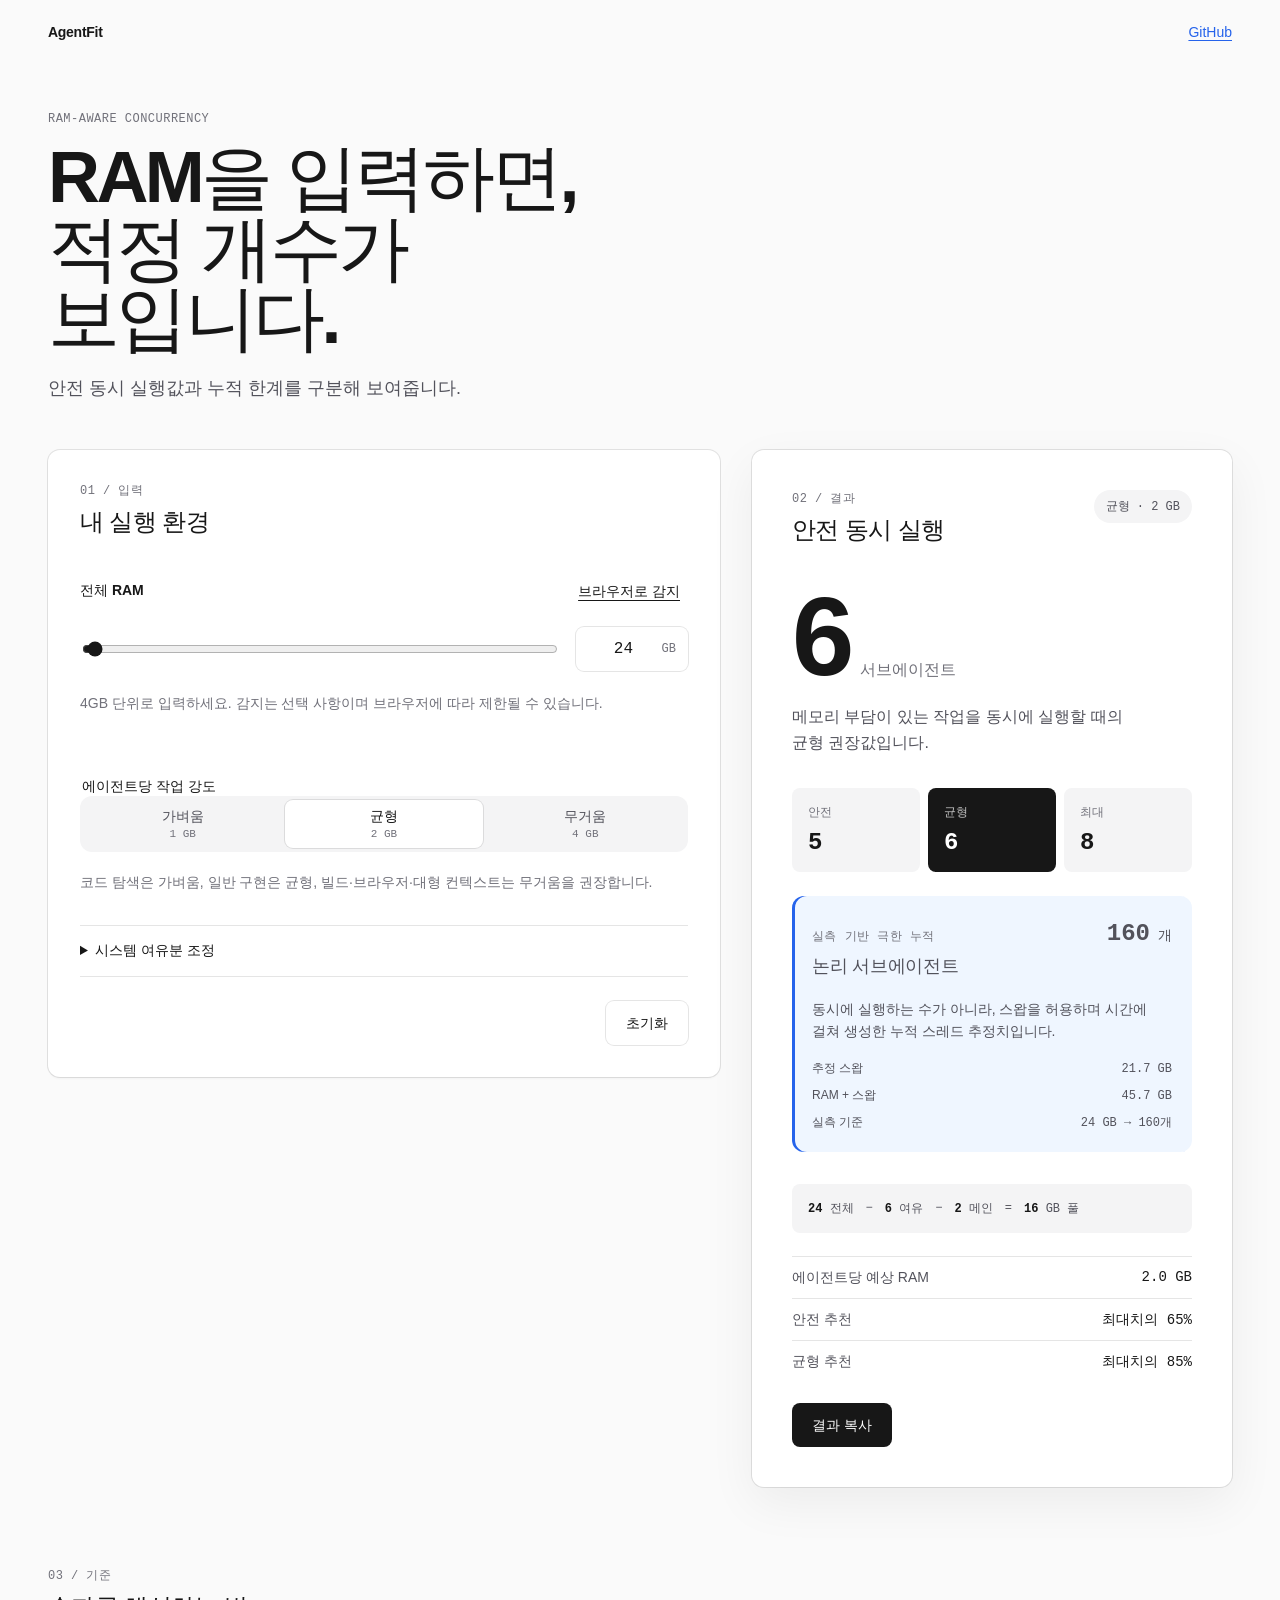
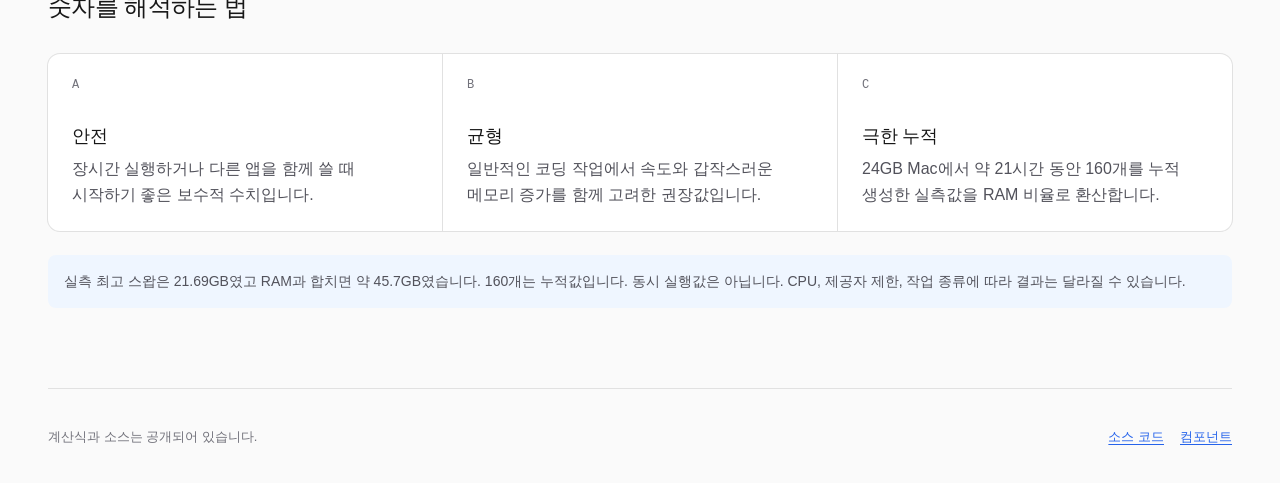
<file: index.html>
<!doctype html>
<html lang="ko">
  <head>
    <meta charset="utf-8">
    <meta name="viewport" content="width=device-width, initial-scale=1">
    <meta name="color-scheme" content="light dark">
    <meta name="theme-color" content="#fafafa" media="(prefers-color-scheme: light)">
    <meta name="theme-color" content="#0b0b0c" media="(prefers-color-scheme: dark)">
    <title>AgentFit — RAM 기반 서브에이전트 계산기</title>
    <meta name="description" content="RAM을 입력하면 안전 동시 실행 수와 24GB 실측 기반 극한 누적 서브에이전트 수를 함께 계산합니다.">
    <meta property="og:title" content="AgentFit — RAM 기반 서브에이전트 계산기">
    <meta property="og:description" content="안전 동시 실행 수와 24GB·160개 실측 기반 극한 누적 수를 구분해 확인하세요.">
    <meta property="og:type" content="website">
    <meta property="og:locale" content="ko_KR">
    <meta property="og:url" content="https://tygb99.github.io/ram-subagent-calculator/">
    <meta property="og:image" content="https://tygb99.github.io/ram-subagent-calculator/og-image.png">
    <meta property="og:image:type" content="image/png">
    <meta property="og:image:width" content="1200">
    <meta property="og:image:height" content="630">
    <meta property="og:image:alt" content="AgentFit이 24GB RAM에서 안전 동시 실행 6개와 실측 기반 극한 누적 160개를 구분해 보여주는 화면">
    <meta name="twitter:card" content="summary_large_image">
    <meta name="twitter:title" content="AgentFit — RAM 기반 서브에이전트 계산기">
    <meta name="twitter:description" content="RAM에 맞는 안전 동시 실행 수와 실측 기반 극한 누적 수를 계산하세요.">
    <meta name="twitter:image" content="https://tygb99.github.io/ram-subagent-calculator/og-image.png">
    <meta name="twitter:image:alt" content="AgentFit RAM 기반 서브에이전트 계산기">
    <link rel="canonical" href="https://tygb99.github.io/ram-subagent-calculator/">
    <link rel="icon" type="image/svg+xml" href="favicon.svg">
    <link rel="icon" type="image/png" sizes="32x32" href="favicon-32.png">
    <link rel="apple-touch-icon" sizes="180x180" href="apple-touch-icon.png">
    <link rel="stylesheet" href="styles.css">
    <link rel="stylesheet" href="results.css">
    <link rel="stylesheet" href="app.css">
  </head>
  <body>
    <a class="skip-link" href="#calculator">계산기로 건너뛰기</a>
    <header class="site-header shell">
      <a class="brand" href="./">AgentFit</a>
      <a class="header-link github-link" id="github-link" href="https://github.com/Tygb99/ram-subagent-calculator" aria-label="GitHub 저장소">
        <span>GitHub</span>
        <span class="github-stars" id="github-stars" hidden>
          <svg viewBox="0 0 24 24" width="14" height="14" aria-hidden="true"><path d="m12 2.4 2.9 5.9 6.5.9-4.7 4.6 1.1 6.5-5.8-3.1-5.8 3.1 1.1-6.5-4.7-4.6 6.5-.9L12 2.4Z" fill="currentColor"/></svg>
          <span id="github-star-count">0</span>
        </span>
      </a>
    </header>

    <main class="app-main shell">
      <section class="app-intro" aria-labelledby="page-title">
        <p class="eyebrow">RAM-AWARE CONCURRENCY</p>
        <h1 id="page-title"><span class="headline-line">RAM을 입력하면,</span><span class="headline-line">적정 개수가 보입니다.</span></h1>
        <p class="lede">안전 동시 실행값과 누적 한계를 구분해 보여줍니다.</p>
      </section>

      <div class="calculator-layout" id="calculator">
        <section class="panel panel-pad controls-card" aria-labelledby="controls-title">
          <div class="section-heading">
            <p class="step-label">01 / 입력</p>
            <h2 id="controls-title">내 실행 환경</h2>
          </div>

          <div class="control-stack">
            <div class="control-block">
              <div class="label-row">
                <label class="field-label" for="ram-range">전체 RAM</label>
                <button class="button button-text compact-button" id="detect-ram" type="button">브라우저로 감지</button>
              </div>
              <div class="range-row">
                <input type="range" id="ram-range" min="4" max="2048" step="4" value="24" aria-describedby="ram-help ram-error">
                <div class="input-with-unit">
                  <input class="number-input" id="ram-number" type="number" min="4" max="2048" step="4" value="24" required inputmode="numeric" aria-label="전체 RAM, GB" aria-describedby="ram-help ram-error">
                  <span aria-hidden="true">GB</span>
                </div>
              </div>
              <p class="helper" id="ram-help">4GB 단위로 입력하세요. 감지는 선택 사항이며 브라우저에 따라 제한될 수 있습니다.</p>
              <p class="field-error" id="ram-error" role="alert" hidden>4GB부터 2TB(2048GB)까지, <span class="keep-together">4GB 단위로 입력해 주세요.</span></p>
              <p class="detect-status" id="detect-status" role="status" aria-live="polite"></p>
            </div>

            <fieldset class="field-group control-block">
              <legend>에이전트당 작업 강도</legend>
              <div class="segmented">
                <input type="radio" name="preset" id="preset-light" value="light">
                <label for="preset-light"><strong>가벼움</strong><span>1 GB</span></label>
                <input type="radio" name="preset" id="preset-balanced" value="balanced" checked>
                <label for="preset-balanced"><strong>균형</strong><span>2 GB</span></label>
                <input type="radio" name="preset" id="preset-heavy" value="heavy">
                <label for="preset-heavy"><strong>무거움</strong><span>4 GB</span></label>
              </div>
              <p class="helper">코드 탐색은 가벼움, 일반 구현은 균형, 빌드·브라우저·대형 컨텍스트는 무거움을 권장합니다.</p>
            </fieldset>

            <details class="advanced-panel">
              <summary>시스템 여유분 조정</summary>
              <div class="advanced-content">
                <div class="label-row">
                  <label class="field-label" for="reserve-range">시스템과 다른 앱에 남길 RAM</label>
                  <button class="button button-text compact-button" id="auto-reserve" type="button">자동값 사용</button>
                </div>
                <div class="range-row">
                  <input type="range" id="reserve-range" min="0" max="24" step="1" value="6" aria-describedby="reserve-help reserve-error">
                  <div class="input-with-unit">
                    <input class="number-input" id="reserve-number" type="number" min="0" max="24" step="1" value="6" required inputmode="numeric" aria-label="시스템 여유분, GB" aria-describedby="reserve-help reserve-error">
                    <span aria-hidden="true">GB</span>
                  </div>
                </div>
                <p class="helper" id="reserve-help">자동값은 전체 RAM의 25%이며 최소 3GB, 최대 16GB입니다.</p>
                <p class="field-error" id="reserve-error" role="alert" hidden>전체 RAM 안에서 0GB 이상의 값을 입력해 주세요.</p>
              </div>
            </details>
          </div>

          <div class="control-actions">
            <button class="button button-secondary" id="reset-calculator" type="button">초기화</button>
          </div>
        </section>

        <section class="result-card product-result" aria-labelledby="result-title" aria-live="polite">
          <div class="result-heading">
            <div>
              <p class="step-label">02 / 결과</p>
              <h2 id="result-title">안전 동시 실행</h2>
            </div>
            <span class="result-badge" id="preset-badge">균형 · 2 GB</span>
          </div>

          <div class="primary-result">
            <strong class="result-number" id="recommended-count">6</strong>
            <span class="result-unit">서브에이전트</span>
          </div>
          <p class="result-summary" id="result-summary">메모리 부담이 있는 작업을 동시에 실행할 때의 균형 권장값입니다.</p>

          <div class="result-scale" aria-label="추천 범위">
            <div class="scale-item">
              <span>안전</span>
              <strong id="safe-count">5</strong>
            </div>
            <div class="scale-item scale-item-featured">
              <span>균형</span>
              <strong id="balanced-count">6</strong>
            </div>
            <div class="scale-item">
              <span>최대</span>
              <strong id="maximum-count">8</strong>
            </div>
          </div>

          <section class="notice extreme-result" aria-labelledby="extreme-title">
            <div class="extreme-heading">
              <div>
                <p class="step-label">실측 기반 극한 누적</p>
                <h3 id="extreme-title">논리 서브에이전트</h3>
              </div>
              <div class="extreme-value"><strong id="extreme-count">160</strong><span>개</span></div>
            </div>
            <p class="extreme-summary">동시에 실행하는 수가 아니라, 스왑을 허용하며 시간에 걸쳐 생성한 누적 스레드 추정치입니다.</p>
            <dl class="extreme-stats">
              <div><dt>추정 스왑</dt><dd id="extreme-swap">21.7 GB</dd></div>
              <div><dt>RAM + 스왑</dt><dd id="extreme-combined">45.7 GB</dd></div>
              <div><dt>실측 기준</dt><dd>24 GB → 160개</dd></div>
            </dl>
          </section>

          <div class="equation" aria-label="메모리 계산식">
            <span><strong id="equation-total">24</strong> 전체</span>
            <span aria-hidden="true">−</span>
            <span><strong id="equation-reserve">6</strong> 여유</span>
            <span aria-hidden="true">−</span>
            <span><strong id="equation-main">2</strong> 메인</span>
            <span aria-hidden="true">=</span>
            <span><strong id="equation-pool">16</strong> GB 풀</span>
          </div>

          <dl class="detail-list product-details">
            <div class="detail-row"><dt>에이전트당 예상 RAM</dt><dd id="detail-per-agent">2.0 GB</dd></div>
            <div class="detail-row"><dt>안전 추천</dt><dd>최대치의 65%</dd></div>
            <div class="detail-row"><dt>균형 추천</dt><dd>최대치의 85%</dd></div>
          </dl>

          <div class="result-actions">
            <button class="button button-primary" id="copy-result" type="button">결과 복사</button>
            <span class="copy-status" id="copy-status" role="status" aria-live="polite"></span>
          </div>
        </section>
      </div>

      <section class="method-section" aria-labelledby="method-title">
        <div class="section-heading">
          <p class="step-label">03 / 기준</p>
          <h2 id="method-title">숫자를 해석하는 법</h2>
        </div>
        <div class="method-grid">
          <article>
            <span class="method-index">A</span>
            <h3>안전</h3>
            <p>장시간 실행하거나 다른 앱을 함께 쓸 때 시작하기 좋은 보수적 수치입니다.</p>
          </article>
          <article>
            <span class="method-index">B</span>
            <h3>균형</h3>
            <p>일반적인 코딩 작업에서 속도와 갑작스러운 메모리 증가를 함께 고려한 권장값입니다.</p>
          </article>
          <article>
            <span class="method-index">C</span>
            <h3>극한 누적</h3>
            <p>24GB Mac에서 약 21시간 동안 160개를 누적 생성한 실측값을 RAM 비율로 환산합니다.</p>
          </article>
        </div>
        <div class="notice limitation-notice">
          실측 최고 스왑은 21.69GB였고 RAM과 합치면 약 45.7GB였습니다. 160개는 누적값입니다. <span class="keep-together">동시 실행값은 아닙니다.</span> CPU, 제공자 제한, 작업 종류에 따라 결과는 달라질 수 있습니다.
        </div>
      </section>
    </main>

    <footer class="site-footer shell">
      <p>계산식과 소스는 공개되어 있습니다.</p>
      <nav aria-label="프로젝트 링크">
        <a href="https://github.com/Tygb99/ram-subagent-calculator">소스 코드</a>
        <a href="showcase.html">컴포넌트</a>
      </nav>
    </footer>

    <script type="module" src="app.js"></script>
  </body>
</html>
</file>
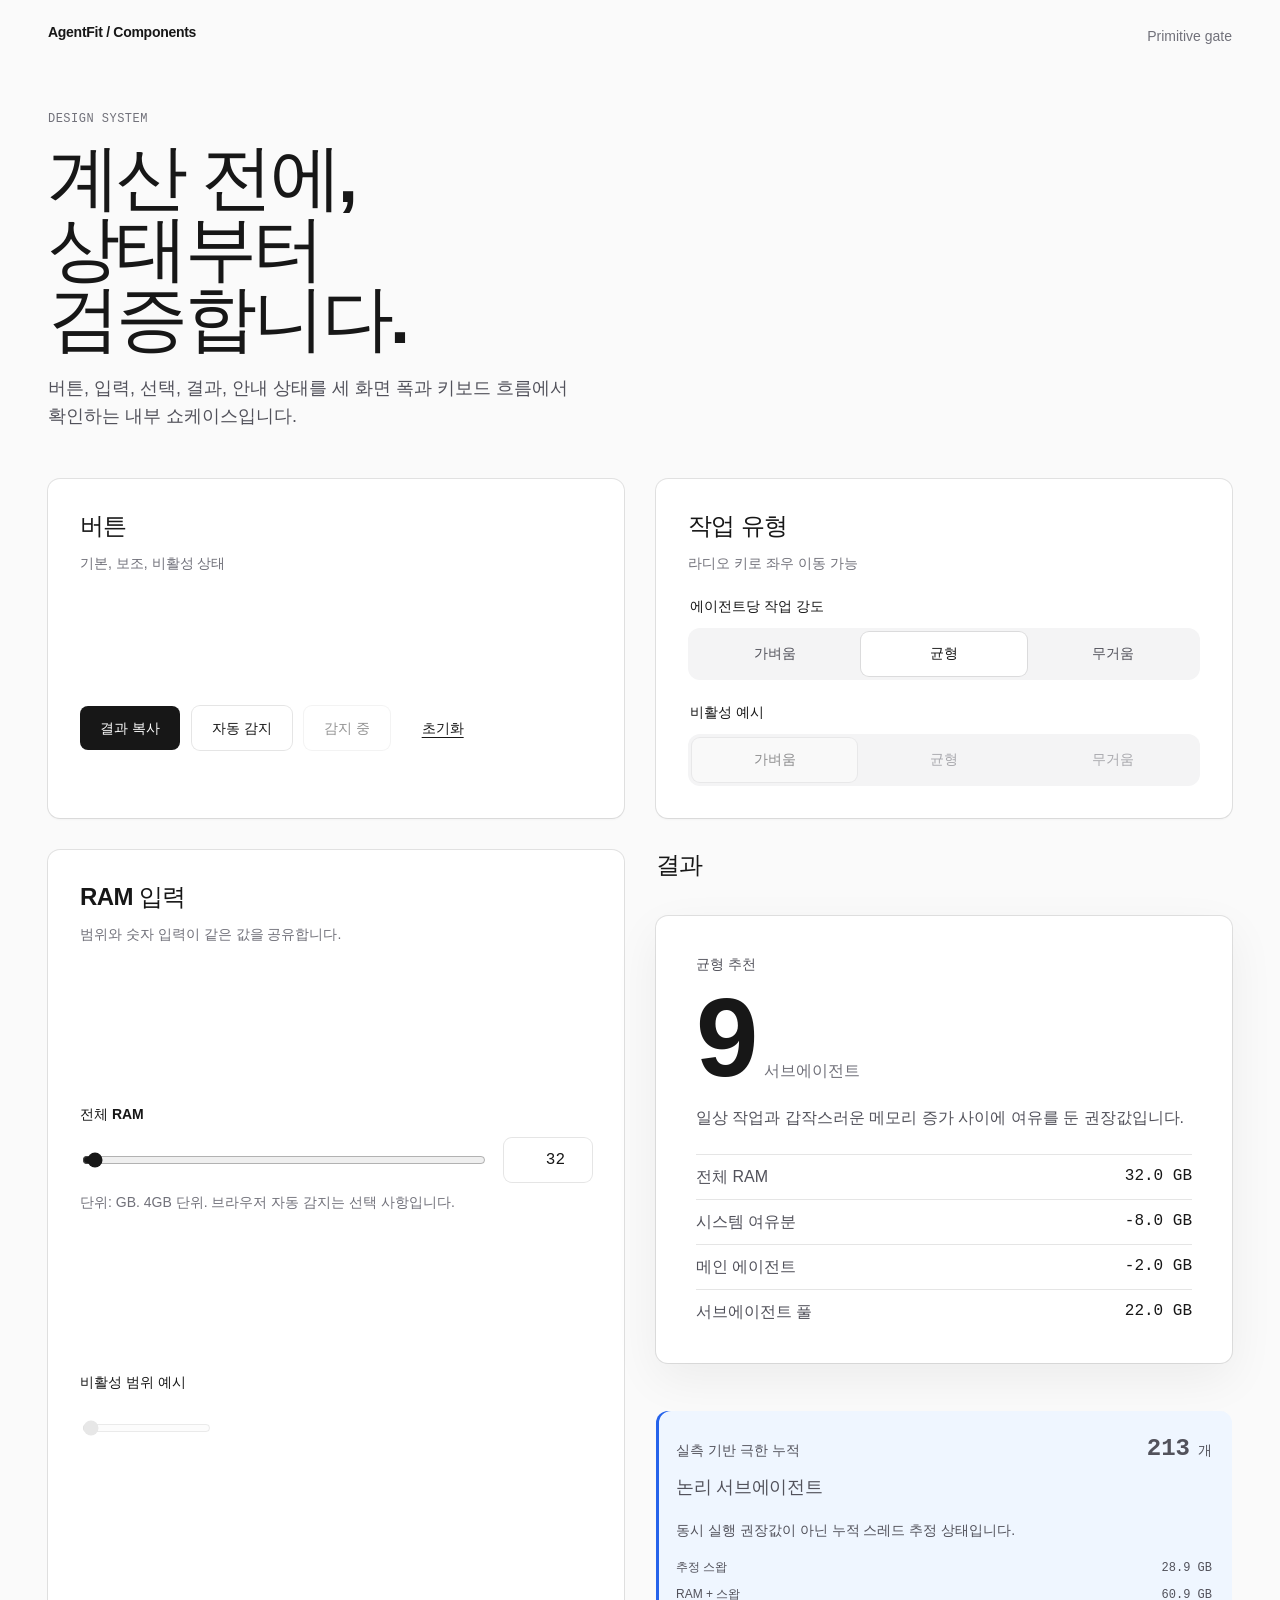
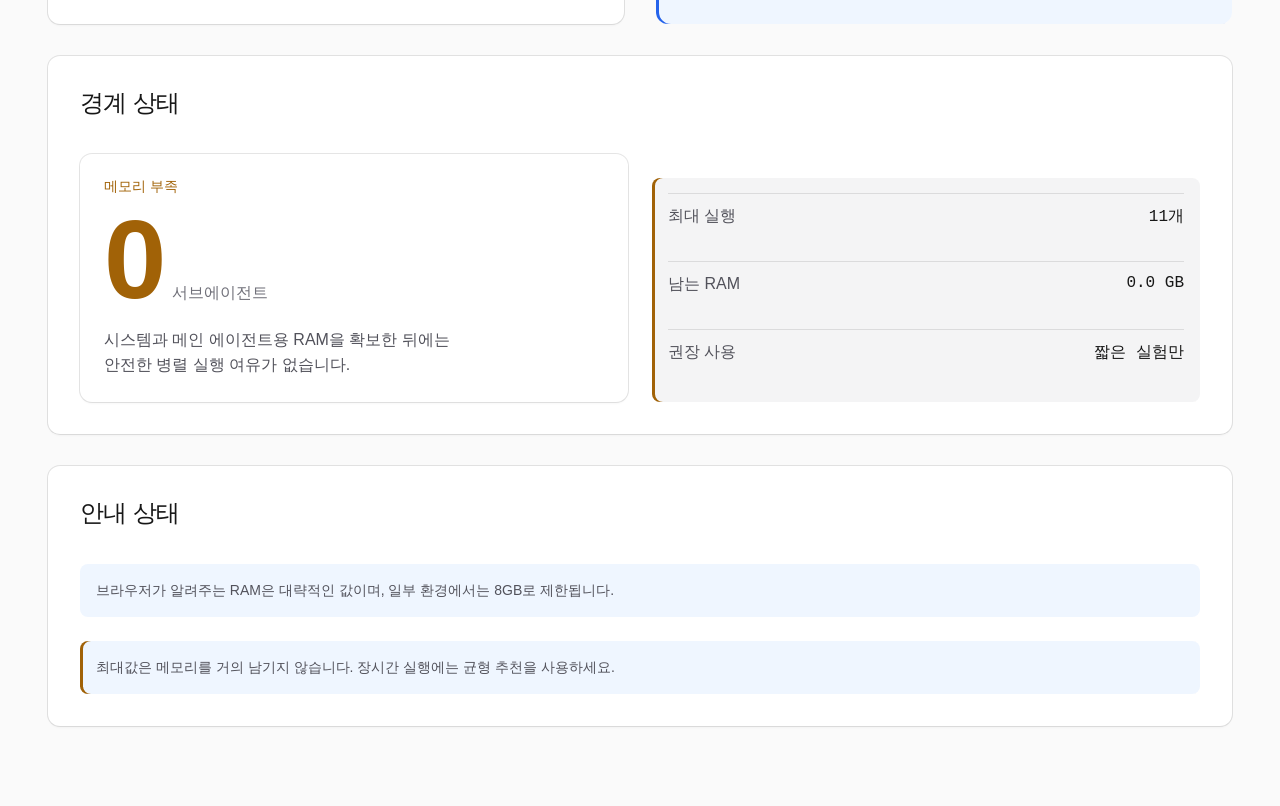
<file: showcase.html>
<!doctype html>
<html lang="ko">
  <head>
    <meta charset="utf-8">
    <meta name="viewport" content="width=device-width, initial-scale=1">
    <meta name="color-scheme" content="light dark">
    <title>AgentFit 컴포넌트 쇼케이스</title>
    <meta name="description" content="AgentFit 계산기 컴포넌트와 상호작용 상태를 확인하는 쇼케이스입니다.">
    <link rel="icon" type="image/svg+xml" href="favicon.svg">
    <link rel="icon" type="image/png" sizes="32x32" href="favicon-32.png">
    <link rel="apple-touch-icon" sizes="180x180" href="apple-touch-icon.png">
    <link rel="stylesheet" href="styles.css">
    <link rel="stylesheet" href="results.css">
    <link rel="stylesheet" href="showcase.css">
  </head>
  <body>
    <a class="skip-link" href="#main">본문으로 건너뛰기</a>
    <header class="site-header shell">
      <a class="brand" href="showcase.html">AgentFit / Components</a>
      <span class="helper">Primitive gate</span>
    </header>
    <main class="showcase-main shell" id="main">
      <section class="showcase-intro" aria-labelledby="showcase-title">
        <p class="eyebrow">DESIGN SYSTEM</p>
        <h1 id="showcase-title"><span class="headline-line">계산 전에,</span><span class="headline-line">상태부터 검증합니다.</span></h1>
        <p class="lede">버튼, 입력, 선택, 결과, 안내 상태를 세 화면 폭과 키보드 흐름에서 확인하는 <span class="keep-together">내부 쇼케이스입니다.</span></p>
      </section>

      <div class="showcase-grid">
        <section class="panel panel-pad showcase-section" aria-labelledby="buttons-title">
          <div>
            <h2 id="buttons-title">버튼</h2>
            <p class="helper">기본, 보조, 비활성 상태</p>
          </div>
          <div class="cluster">
            <button class="button button-primary" type="button">결과 복사</button>
            <button class="button button-secondary" type="button">자동 감지</button>
            <button class="button button-secondary" type="button" disabled>감지 중</button>
            <button class="button button-text" type="button">초기화</button>
          </div>
        </section>

        <section class="panel panel-pad showcase-section" aria-labelledby="preset-title">
          <div>
            <h2 id="preset-title">작업 유형</h2>
            <p class="helper">라디오 키로 좌우 이동 가능</p>
          </div>
          <fieldset class="field-group">
            <legend>에이전트당 작업 강도</legend>
            <div class="segmented">
              <input type="radio" name="preset" id="light" value="light">
              <label for="light">가벼움</label>
              <input type="radio" name="preset" id="balanced" value="balanced" checked>
              <label for="balanced">균형</label>
              <input type="radio" name="preset" id="heavy" value="heavy">
              <label for="heavy">무거움</label>
            </div>
          </fieldset>
          <fieldset class="field-group" disabled>
            <legend>비활성 예시</legend>
            <div class="segmented">
              <input type="radio" name="disabled-preset" id="disabled-light" disabled checked>
              <label for="disabled-light">가벼움</label>
              <input type="radio" name="disabled-preset" id="disabled-balanced" disabled>
              <label for="disabled-balanced">균형</label>
              <input type="radio" name="disabled-preset" id="disabled-heavy" disabled>
              <label for="disabled-heavy">무거움</label>
            </div>
          </fieldset>
        </section>

        <section class="panel panel-pad showcase-section" aria-labelledby="range-title">
          <div>
            <h2 id="range-title">RAM 입력</h2>
            <p class="helper">범위와 숫자 입력이 같은 값을 공유합니다.</p>
          </div>
          <div>
            <label class="field-label" for="ram-range">전체 RAM</label>
            <div class="range-row">
              <input type="range" id="ram-range" min="4" max="2048" step="4" value="32" aria-describedby="ram-help ram-error">
              <input class="number-input" id="ram-number" type="number" min="4" max="2048" step="4" value="32" required aria-label="전체 RAM, GB" aria-describedby="ram-help ram-error">
            </div>
            <p class="helper" id="ram-help">단위: GB. 4GB 단위. 브라우저 자동 감지는 <span class="keep-together">선택 사항입니다.</span></p>
          </div>
          <div class="notice notice-error" id="ram-error" role="alert" hidden>
            RAM은 4GB부터 2TB(2048GB)까지, <span class="keep-together">4GB 단위로 입력해 주세요.</span>
          </div>
          <div>
            <label class="field-label" for="disabled-range">비활성 범위 예시</label>
            <input type="range" id="disabled-range" min="4" max="2048" value="16" disabled>
          </div>
        </section>

        <section class="showcase-section" aria-labelledby="result-title">
          <h2 id="result-title">결과</h2>
          <div class="result-card" aria-live="polite">
            <p class="result-label" id="result-label">균형 추천</p>
            <div class="result-value">
              <strong class="result-number" id="result-number">9</strong>
              <span class="result-unit">서브에이전트</span>
            </div>
            <p class="result-summary" id="result-summary">일상 작업과 <span class="keep-together">갑작스러운 메모리 증가 사이에</span> <span class="keep-together">여유를 둔 권장값입니다.</span></p>
            <dl class="detail-list">
              <div class="detail-row"><dt>전체 RAM</dt><dd id="detail-total">32.0 GB</dd></div>
              <div class="detail-row"><dt>시스템 여유분</dt><dd id="detail-reserve">-8.0 GB</dd></div>
              <div class="detail-row"><dt>메인 에이전트</dt><dd id="detail-main">-2.0 GB</dd></div>
              <div class="detail-row"><dt>서브에이전트 풀</dt><dd id="detail-pool">22.0 GB</dd></div>
            </dl>
          </div>
          <div class="notice extreme-result">
            <div class="extreme-heading">
              <div>
                <p class="step-label">실측 기반 극한 누적</p>
                <h3>논리 서브에이전트</h3>
              </div>
              <div class="extreme-value"><strong id="showcase-extreme-count">213</strong><span>개</span></div>
            </div>
            <p class="extreme-summary">동시 실행 권장값이 아닌 누적 스레드 추정 상태입니다.</p>
            <dl class="extreme-stats">
              <div><dt>추정 스왑</dt><dd id="showcase-extreme-swap">28.9 GB</dd></div>
              <div><dt>RAM + 스왑</dt><dd id="showcase-extreme-combined">60.9 GB</dd></div>
            </dl>
          </div>
        </section>

        <section class="panel panel-pad showcase-section showcase-section-wide" aria-labelledby="edge-states-title">
          <h2 id="edge-states-title">경계 상태</h2>
          <div class="state-grid">
            <div class="result-card result-card-compact result-card-insufficient">
              <p class="result-label">메모리 부족</p>
              <div class="result-value"><strong class="result-number">0</strong><span class="result-unit">서브에이전트</span></div>
              <p class="result-summary">시스템과 메인 에이전트용 RAM을 확보한 뒤에는 <span class="keep-together">안전한 병렬 실행 여유가 없습니다.</span></p>
            </div>
            <dl class="detail-list detail-list-warning">
              <div class="detail-row"><dt>최대 실행</dt><dd>11개</dd></div>
              <div class="detail-row"><dt>남는 RAM</dt><dd>0.0 GB</dd></div>
              <div class="detail-row"><dt>권장 사용</dt><dd>짧은 실험만</dd></div>
            </dl>
          </div>
        </section>

        <section class="panel panel-pad showcase-section showcase-section-wide" aria-labelledby="notices-title">
          <h2 id="notices-title">안내 상태</h2>
          <div class="notice" role="status">브라우저가 알려주는 RAM은 대략적인 값이며, 일부 환경에서는 8GB로 제한됩니다.</div>
          <div class="notice notice-warning">최대값은 메모리를 거의 남기지 않습니다. <span class="keep-together">장시간 실행에는</span> <span class="keep-together">균형 추천을 사용하세요.</span></div>
        </section>
      </div>
    </main>
    <script type="module" src="showcase.js"></script>
  </body>
</html>
</file>
<file: styles.css>
:root {
  color-scheme: light dark;
  --surface-canvas: #fafafa;
  --surface-primary: #ffffff;
  --surface-secondary: #f4f4f5;
  --surface-inverse: #171717;
  --text-primary: #171717;
  --text-secondary: #52525b;
  --text-tertiary: #71717a;
  --text-on-inverse: #ffffff;
  --border-default: rgb(0 0 0 / 10%);
  --border-strong: rgb(0 0 0 / 20%);
  --accent-primary: #2563eb;
  --accent-surface: #eff6ff;
  --status-success: #15803d;
  --status-warning: #a16207;
  --status-error: #b91c1c;
  --shadow-ring: 0 0 0 1px var(--border-default);
  --shadow-panel: var(--shadow-ring), 0 2px 2px rgb(0 0 0 / 3%);
  --shadow-featured: var(--shadow-ring), 0 16px 48px rgb(0 0 0 / 6%);
  --radius-control: 0.5rem;
  --radius-panel: 0.75rem;
  --space-1: 0.25rem;
  --space-2: 0.5rem;
  --space-3: 0.75rem;
  --space-4: 1rem;
  --space-5: 1.25rem;
  --space-6: 1.5rem;
  --space-8: 2rem;
  --space-10: 2.5rem;
  --space-12: 3rem;
  --space-16: 4rem;
  --space-20: 5rem;
  --content-width: 74rem;
  --font-sans: ui-sans-serif, -apple-system, BlinkMacSystemFont, "Segoe UI", sans-serif;
  --font-mono: ui-monospace, SFMono-Regular, Menlo, Monaco, Consolas, monospace;
}

@media (prefers-color-scheme: dark) {
  :root {
    --surface-canvas: #0b0b0c;
    --surface-primary: #141416;
    --surface-secondary: #1f1f22;
    --surface-inverse: #fafafa;
    --text-primary: #fafafa;
    --text-secondary: #b4b4bc;
    --text-tertiary: #92929b;
    --text-on-inverse: #171717;
    --border-default: rgb(255 255 255 / 14%);
    --border-strong: rgb(255 255 255 / 28%);
    --accent-primary: #60a5fa;
    --accent-surface: #172554;
    --status-success: #4ade80;
    --status-warning: #facc15;
    --status-error: #f87171;
    --shadow-panel: var(--shadow-ring), 0 2px 2px rgb(0 0 0 / 18%);
    --shadow-featured: var(--shadow-ring), 0 16px 48px rgb(0 0 0 / 24%);
  }
}

* {
  box-sizing: border-box;
}

html {
  min-width: 20rem;
  background: var(--surface-canvas);
  color: var(--text-primary);
  font-family: var(--font-sans);
  font-synthesis: none;
}

body {
  margin: 0;
  min-height: 100dvh;
  background: var(--surface-canvas);
}

button,
input {
  font: inherit;
}

button,
a,
input,
label {
  -webkit-tap-highlight-color: transparent;
}

a {
  color: var(--accent-primary);
  text-underline-offset: 0.2em;
}

:focus-visible {
  outline: 2px solid var(--accent-primary);
  outline-offset: 3px;
}

.skip-link {
  position: fixed;
  inset: var(--space-3) auto auto var(--space-3);
  z-index: 10;
  padding: var(--space-3) var(--space-4);
  border-radius: var(--radius-control);
  background: var(--surface-inverse);
  color: var(--text-on-inverse);
  transform: translateY(-200%);
}

.skip-link:focus {
  transform: translateY(0);
}

.shell {
  width: min(100% - 2rem, var(--content-width));
  margin-inline: auto;
}

.site-header {
  display: flex;
  align-items: center;
  justify-content: space-between;
  min-height: 4rem;
}

.brand {
  color: var(--text-primary);
  font-size: 0.875rem;
  font-weight: 600;
  letter-spacing: -0.02em;
  text-decoration: none;
}

.eyebrow {
  margin: 0 0 var(--space-4);
  color: var(--text-tertiary);
  font-family: var(--font-mono);
  font-size: 0.75rem;
  font-weight: 500;
  letter-spacing: 0.04em;
}

h1,
h2,
h3,
p {
  margin-block-start: 0;
}

p,
li,
dt,
dd,
.notice,
.helper {
  overflow-wrap: break-word;
  text-wrap: pretty;
  word-break: keep-all;
}

.headline-line {
  display: block;
}

.keep-together {
  white-space: nowrap;
}

h1 {
  max-width: 13ch;
  margin-block-end: var(--space-5);
  font-size: clamp(2.25rem, 6vw, 4.5rem);
  font-weight: 600;
  letter-spacing: -0.05em;
  line-height: 0.98;
  text-wrap: balance;
  word-break: keep-all;
}

h2 {
  margin-block-end: var(--space-3);
  font-size: 1.5rem;
  font-weight: 600;
  letter-spacing: -0.025em;
  line-height: 1.25;
  word-break: keep-all;
}

h3 {
  margin-block-end: var(--space-2);
  font-size: 1.125rem;
  font-weight: 600;
  letter-spacing: -0.015em;
  line-height: 1.35;
}

.lede {
  max-width: 44rem;
  margin-block-end: 0;
  color: var(--text-secondary);
  font-size: 1.125rem;
  line-height: 1.6;
  word-break: keep-all;
}

.panel {
  border-radius: var(--radius-panel);
  background: var(--surface-primary);
  box-shadow: var(--shadow-panel);
}

.panel-pad {
  padding: clamp(var(--space-5), 4vw, var(--space-8));
}

.button {
  display: inline-flex;
  min-height: 2.75rem;
  align-items: center;
  justify-content: center;
  gap: var(--space-2);
  padding: var(--space-3) var(--space-5);
  border: 0;
  border-radius: var(--radius-control);
  cursor: pointer;
  font-size: 0.875rem;
  font-weight: 500;
  line-height: 1;
  text-decoration: none;
  transition: transform 120ms ease-out, background-color 160ms ease-in-out, color 160ms ease-in-out;
  touch-action: manipulation;
}

.button-primary {
  background: var(--surface-inverse);
  color: var(--text-on-inverse);
}

.button-secondary {
  background: var(--surface-primary);
  box-shadow: var(--shadow-ring);
  color: var(--text-primary);
}

.button-text {
  background: transparent;
  color: var(--text-primary);
  text-decoration: underline;
  text-underline-offset: 0.25em;
}

.button:hover {
  transform: translateY(-1px);
}

.button:active,
.button.qa-active {
  transform: translateY(0) scale(0.98);
}

.button:disabled,
.button[aria-disabled="true"] {
  cursor: not-allowed;
  opacity: 0.46;
  transform: none;
}

.field-group {
  margin: 0;
  padding: 0;
  border: 0;
}

.field-label,
.field-group legend {
  display: block;
  margin-block-end: var(--space-3);
  font-size: 0.875rem;
  font-weight: 600;
}

.segmented {
  display: grid;
  grid-template-columns: repeat(3, minmax(0, 1fr));
  gap: var(--space-1);
  padding: var(--space-1);
  border-radius: calc(var(--radius-control) + var(--space-1));
  background: var(--surface-secondary);
}

.segmented input {
  position: absolute;
  inline-size: 1px;
  block-size: 1px;
  opacity: 0;
}

.segmented label {
  display: grid;
  min-height: 2.75rem;
  place-items: center;
  padding: var(--space-2) var(--space-3);
  border-radius: var(--radius-control);
  color: var(--text-secondary);
  cursor: pointer;
  font-size: 0.875rem;
  font-weight: 500;
  text-align: center;
  transition: background-color 160ms ease-in-out, color 160ms ease-in-out, box-shadow 160ms ease-in-out;
}

.segmented input:checked + label {
  background: var(--surface-primary);
  box-shadow: var(--shadow-ring);
  color: var(--text-primary);
}

.segmented input:not(:disabled) + label:hover {
  background: var(--accent-surface);
  box-shadow: inset 0 0 0 1px var(--accent-primary);
  color: var(--accent-primary);
}

.segmented input:checked + label:hover {
  background: var(--surface-primary);
  box-shadow: var(--shadow-ring);
  color: var(--text-primary);
}

.segmented input:focus-visible + label {
  outline: 2px solid var(--accent-primary);
  outline-offset: 2px;
}

.segmented input:disabled + label {
  cursor: not-allowed;
  opacity: 0.46;
}

.range-row {
  display: flex;
  align-items: center;
  gap: var(--space-4);
}

input[type="range"] {
  flex: 1;
  min-width: 0;
  min-height: 2.75rem;
  accent-color: var(--text-primary);
  cursor: pointer;
}

input[type="range"]:not(:disabled):hover {
  accent-color: var(--accent-primary);
}

.number-input {
  width: 5.5rem;
  min-height: 2.75rem;
  padding: var(--space-2) var(--space-3);
  border: 0;
  border-radius: var(--radius-control);
  background: var(--surface-primary);
  box-shadow: var(--shadow-ring);
  color: var(--text-primary);
  font-family: var(--font-mono);
  text-align: end;
}

.number-input[aria-invalid="true"] {
  box-shadow: 0 0 0 2px var(--status-error);
}

input[type="range"][aria-invalid="true"] {
  accent-color: var(--status-error);
}

input[type="range"]:disabled,
.number-input:disabled {
  cursor: not-allowed;
  opacity: 0.46;
}

.helper {
  margin: var(--space-2) 0 0;
  color: var(--text-tertiary);
  font-size: 0.875rem;
  line-height: 1.5;
}

.notice {
  padding: var(--space-4);
  border-radius: var(--radius-control);
  background: var(--accent-surface);
  color: var(--text-secondary);
  font-size: 0.875rem;
  line-height: 1.5;
}

.notice-warning {
  box-shadow: inset 3px 0 0 var(--status-warning);
}

.notice-error {
  box-shadow: inset 3px 0 0 var(--status-error);
}

[hidden] {
  display: none !important;
}

@media (max-width: 27rem) {
  .segmented {
    grid-template-columns: 1fr;
  }

  .range-row {
    align-items: stretch;
    flex-direction: column;
  }

  .number-input {
    width: 100%;
    text-align: start;
  }
}

@media (min-width: 48rem) {
  .shell {
    width: min(100% - 3rem, var(--content-width));
  }
}

@media (prefers-reduced-motion: reduce) {
  *,
  *::before,
  *::after {
    scroll-behavior: auto !important;
    animation: none !important;
    transition: none !important;
  }

  .button:hover,
  .button:active,
  .button.qa-active {
    transform: none;
  }
}
</file>
<file: results.css>
.result-card {
  padding: clamp(var(--space-6), 5vw, var(--space-10));
  border-radius: var(--radius-panel);
  background: var(--surface-primary);
  box-shadow: var(--shadow-featured);
}

.result-card-compact {
  padding: var(--space-6);
  box-shadow: var(--shadow-panel);
}

.result-card-insufficient .result-number,
.result-card-insufficient .result-label {
  color: var(--status-warning);
}

.result-label {
  margin-bottom: var(--space-3);
  color: var(--text-secondary);
  font-size: 0.875rem;
  font-weight: 500;
}

.result-value {
  display: flex;
  align-items: baseline;
  gap: var(--space-3);
  margin-bottom: var(--space-4);
}

.result-number {
  font-family: var(--font-sans);
  font-size: clamp(3.5rem, 10vw, 7rem);
  font-variant-numeric: tabular-nums;
  font-weight: 600;
  letter-spacing: -0.06em;
  line-height: 0.92;
}

.result-unit {
  color: var(--text-tertiary);
  font-size: 1rem;
}

.result-summary {
  margin-bottom: 0;
  color: var(--text-secondary);
  line-height: 1.6;
  word-break: keep-all;
}

.detail-list {
  display: grid;
  gap: var(--space-3);
  margin: var(--space-6) 0 0;
}

.detail-row {
  display: flex;
  justify-content: space-between;
  gap: var(--space-4);
  padding-top: var(--space-3);
  box-shadow: 0 -1px 0 var(--border-default);
}

.detail-row dt {
  color: var(--text-secondary);
}

.detail-row dd {
  margin: 0;
  font-family: var(--font-mono);
  font-variant-numeric: tabular-nums;
}

.detail-list-warning {
  padding: var(--space-4);
  border-radius: var(--radius-control);
  background: var(--surface-secondary);
  box-shadow: inset 3px 0 0 var(--status-warning);
}

.extreme-result {
  margin-top: var(--space-6);
  padding: var(--space-5);
  border-radius: var(--radius-panel);
  background: var(--accent-surface);
  box-shadow: inset 3px 0 0 var(--accent-primary);
}

.extreme-heading,
.extreme-value,
.extreme-stats > div {
  display: flex;
  align-items: baseline;
}

.extreme-heading,
.extreme-stats > div {
  justify-content: space-between;
  gap: var(--space-4);
}

.extreme-value {
  gap: var(--space-2);
  white-space: nowrap;
}

.extreme-value strong {
  font-family: var(--font-mono);
  font-size: 1.5rem;
  font-variant-numeric: tabular-nums;
}

.extreme-value span,
.extreme-summary,
.extreme-stats dt {
  color: var(--text-secondary);
}

.extreme-summary {
  margin: var(--space-3) 0 0;
  font-size: 0.875rem;
  line-height: 1.6;
}

.extreme-stats {
  display: grid;
  gap: var(--space-2);
  margin: var(--space-4) 0 0;
  font-size: 0.75rem;
}

.extreme-stats dd {
  margin: 0;
  font-family: var(--font-mono);
  font-variant-numeric: tabular-nums;
}
</file>
<file: app.css>
.header-link {
  font-size: 0.875rem;
  font-weight: 500;
}

.github-link,
.github-stars {
  display: inline-flex;
  align-items: center;
}

.github-link {
  gap: var(--space-2);
}

.github-stars {
  gap: var(--space-1);
  padding: var(--space-1) var(--space-2);
  border-radius: var(--radius-control);
  background: var(--surface-secondary);
  color: var(--text-secondary);
  font-family: var(--font-mono);
  font-size: 0.75rem;
  text-decoration: none;
}

.github-stars[hidden] {
  display: none;
}

.app-main {
  padding-block: var(--space-12) var(--space-20);
}

.app-intro {
  max-width: 56rem;
  margin-bottom: var(--space-12);
}

.app-intro h1 {
  max-width: 15ch;
}

.calculator-layout {
  display: grid;
  align-items: start;
  gap: var(--space-8);
}

.controls-card,
.product-result {
  min-width: 0;
}

.section-heading h2,
.result-heading h2 {
  margin-bottom: 0;
}

.step-label {
  margin-bottom: var(--space-2);
  color: var(--text-tertiary);
  font-family: var(--font-mono);
  font-size: 0.75rem;
  letter-spacing: 0.04em;
}

.control-stack {
  display: grid;
  gap: var(--space-8);
  margin-top: var(--space-8);
}

.control-block {
  display: grid;
  gap: var(--space-3);
  margin: 0;
}

.label-row {
  display: flex;
  align-items: center;
  justify-content: space-between;
  gap: var(--space-4);
}

.label-row .field-label,
.control-block legend {
  margin: 0;
}

.compact-button {
  min-height: 2.75rem;
  padding: var(--space-2);
}

.input-with-unit {
  position: relative;
  flex: 0 0 7rem;
}

.input-with-unit .number-input {
  width: 100%;
  padding-right: 2.5rem;
}

.input-with-unit > span {
  position: absolute;
  inset: 50% var(--space-3) auto auto;
  color: var(--text-tertiary);
  font-family: var(--font-mono);
  font-size: 0.75rem;
  transform: translateY(-50%);
  pointer-events: none;
}

.field-error {
  margin: 0;
  color: var(--status-error);
  font-size: 0.875rem;
  line-height: 1.5;
}

.detect-status,
.copy-status {
  min-height: 1.25rem;
  margin: 0;
  color: var(--text-secondary);
  font-size: 0.8125rem;
  line-height: 1.5;
}

.control-block .segmented label {
  gap: 0.125rem;
}

.control-block .segmented label strong {
  font-size: 0.875rem;
}

.control-block .segmented label span {
  color: var(--text-tertiary);
  font-family: var(--font-mono);
  font-size: 0.6875rem;
}

.advanced-panel {
  border-top: 1px solid var(--border-default);
  border-bottom: 1px solid var(--border-default);
}

.advanced-panel summary {
  min-height: 2.75rem;
  padding-block: var(--space-4);
  cursor: pointer;
  font-size: 0.875rem;
  font-weight: 600;
}

.advanced-content {
  display: grid;
  gap: var(--space-3);
  padding-bottom: var(--space-5);
}

.control-actions {
  display: flex;
  justify-content: flex-end;
  margin-top: var(--space-6);
}

.product-result {
  padding: clamp(var(--space-6), 5vw, var(--space-10));
}

.result-heading {
  display: flex;
  align-items: flex-start;
  justify-content: space-between;
  gap: var(--space-4);
}

.result-badge {
  padding: var(--space-2) var(--space-3);
  border-radius: 999px;
  background: var(--surface-secondary);
  color: var(--text-secondary);
  font-family: var(--font-mono);
  font-size: 0.75rem;
  white-space: nowrap;
}

.primary-result {
  display: flex;
  align-items: baseline;
  gap: var(--space-3);
  margin-block: var(--space-10) var(--space-4);
}

.result-scale {
  display: grid;
  grid-template-columns: repeat(3, minmax(0, 1fr));
  gap: var(--space-2);
  margin-top: var(--space-8);
}

.scale-item {
  display: grid;
  gap: var(--space-2);
  padding: var(--space-4);
  border-radius: var(--radius-control);
  background: var(--surface-secondary);
}

.scale-item span {
  color: var(--text-tertiary);
  font-size: 0.75rem;
}

.scale-item strong {
  font-family: var(--font-mono);
  font-size: 1.5rem;
  font-variant-numeric: tabular-nums;
}

.scale-item-featured {
  background: var(--surface-inverse);
  color: var(--text-on-inverse);
}

.scale-item-featured span {
  color: inherit;
  opacity: 0.72;
}

.equation {
  display: flex;
  flex-wrap: wrap;
  align-items: center;
  gap: var(--space-2) var(--space-3);
  margin-top: var(--space-8);
  padding: var(--space-4);
  border-radius: var(--radius-control);
  background: var(--surface-secondary);
  color: var(--text-secondary);
  font-family: var(--font-mono);
  font-size: 0.75rem;
}

.equation strong {
  color: var(--text-primary);
  font-weight: 600;
}

.product-details {
  font-size: 0.875rem;
}

.result-actions {
  display: flex;
  align-items: center;
  gap: var(--space-4);
  margin-top: var(--space-8);
}

.method-section {
  margin-top: var(--space-20);
}

.method-grid {
  display: grid;
  gap: 1px;
  margin-top: var(--space-8);
  overflow: hidden;
  border-radius: var(--radius-panel);
  background: var(--border-default);
  box-shadow: var(--shadow-ring);
}

.method-grid article {
  min-width: 0;
  padding: var(--space-6);
  background: var(--surface-primary);
}

.method-grid article p {
  margin-bottom: 0;
  color: var(--text-secondary);
  line-height: 1.6;
}

.method-index {
  display: block;
  margin-bottom: var(--space-8);
  color: var(--text-tertiary);
  font-family: var(--font-mono);
  font-size: 0.75rem;
}

.limitation-notice {
  margin-top: var(--space-6);
}

.site-footer {
  display: flex;
  min-height: 6rem;
  align-items: center;
  justify-content: space-between;
  gap: var(--space-6);
  border-top: 1px solid var(--border-default);
  color: var(--text-tertiary);
  font-size: 0.8125rem;
}

.site-footer p {
  margin: 0;
}

.site-footer nav {
  display: flex;
  gap: var(--space-4);
}

@media (min-width: 48rem) {
  .method-grid {
    grid-template-columns: repeat(3, minmax(0, 1fr));
  }
}

@media (min-width: 54rem) {
  .calculator-layout {
    grid-template-columns: minmax(0, 7fr) minmax(0, 5fr);
  }

  .product-result {
    position: sticky;
    top: var(--space-6);
  }

}

@media (max-width: 35rem) {
  .label-row,
  .result-heading,
  .result-actions,
  .site-footer {
    align-items: stretch;
    flex-direction: column;
  }

  .range-row {
    align-items: stretch;
    flex-direction: column;
  }

  .input-with-unit {
    flex-basis: auto;
    width: 100%;
  }

  .result-scale {
    grid-template-columns: 1fr;
  }

  .site-footer {
    justify-content: center;
    padding-block: var(--space-6);
  }
}

@media (prefers-reduced-motion: reduce) {
  .input-with-unit > span {
    transform: translateY(-50%);
  }
}
</file>
<file: showcase.css>
.cluster {
  display: flex;
  flex-wrap: wrap;
  align-items: center;
  gap: var(--space-3);
}

.state-grid {
  display: grid;
  grid-template-columns: repeat(auto-fit, minmax(min(18rem, 100%), 1fr));
  gap: var(--space-6);
}

.showcase-main {
  padding-block: var(--space-12) var(--space-20);
}

.showcase-intro {
  margin-bottom: var(--space-12);
}

.showcase-grid {
  display: grid;
  grid-template-columns: minmax(0, 1fr);
  gap: var(--space-8);
}

.showcase-section {
  display: grid;
  gap: var(--space-6);
}

@media (min-width: 48rem) {
  .showcase-grid {
    grid-template-columns: repeat(2, minmax(0, 1fr));
  }

  .showcase-section-wide {
    grid-column: 1 / -1;
  }
}
</file>
